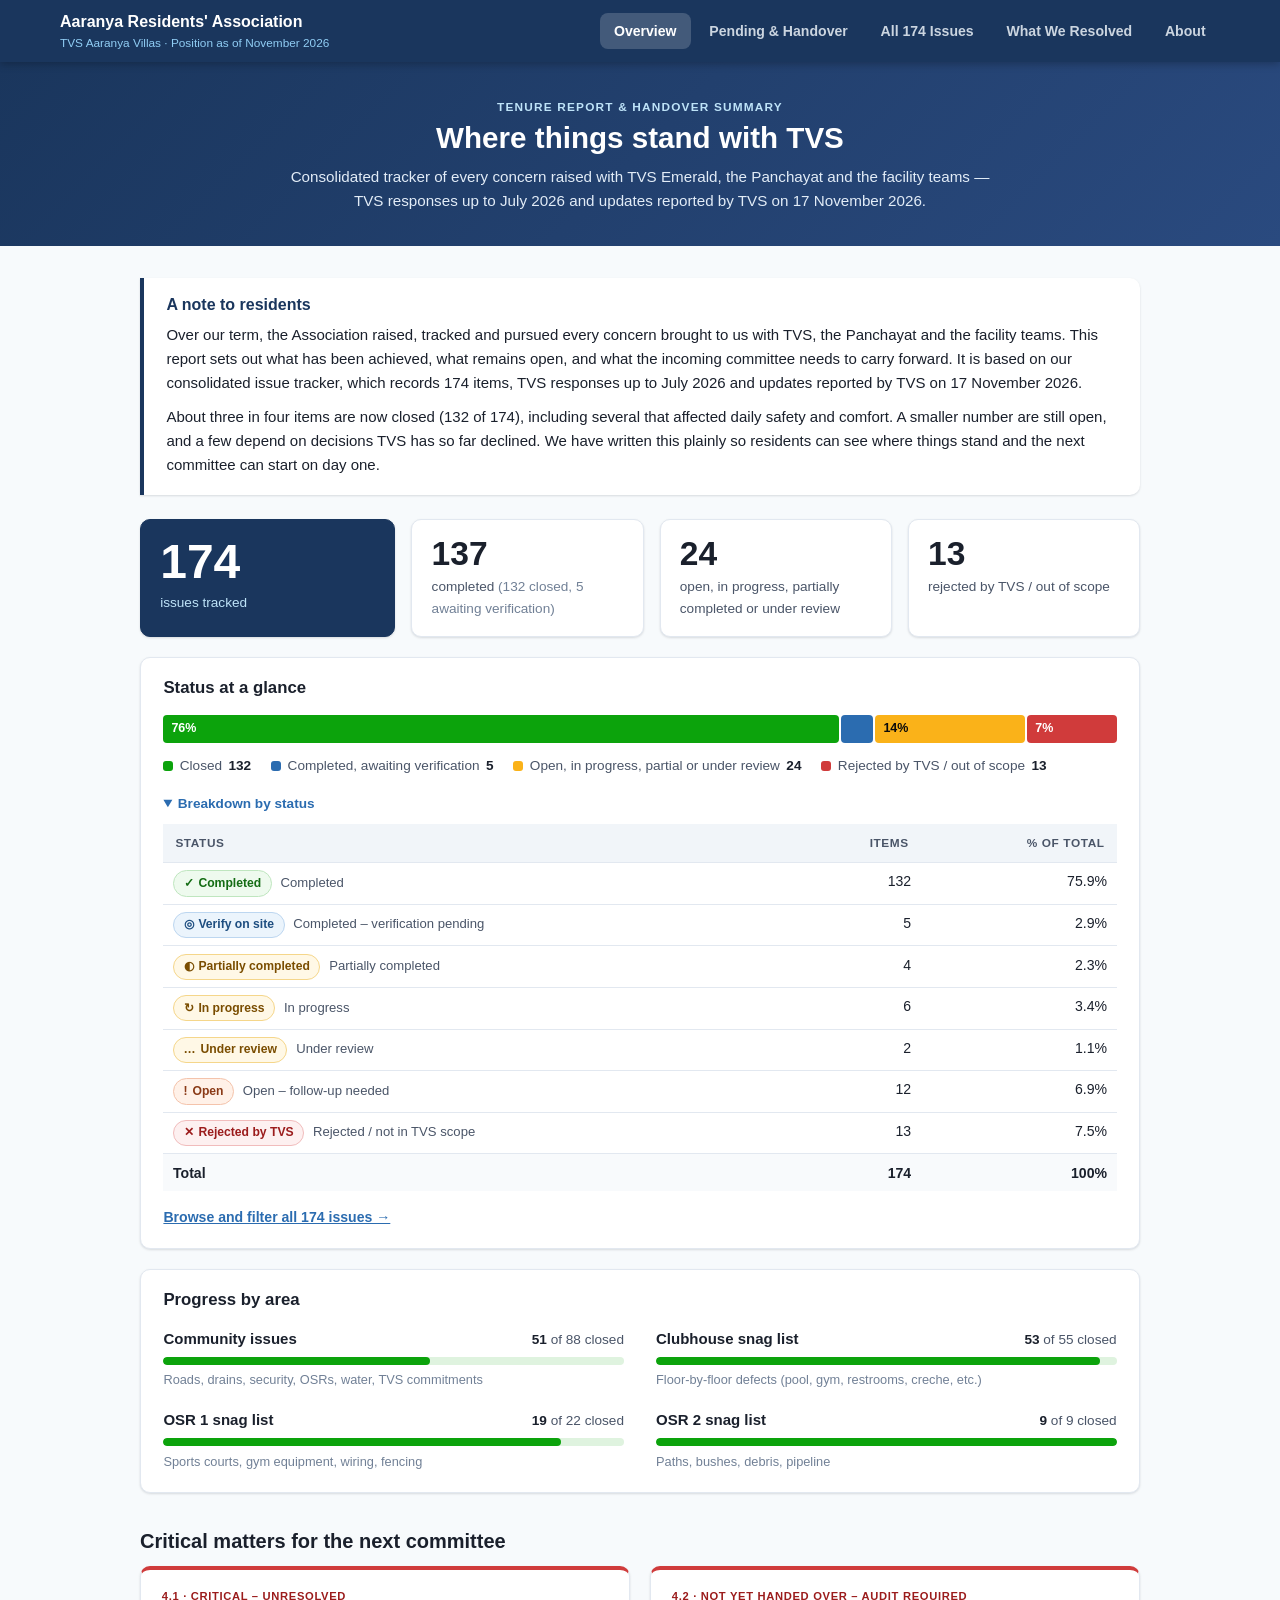
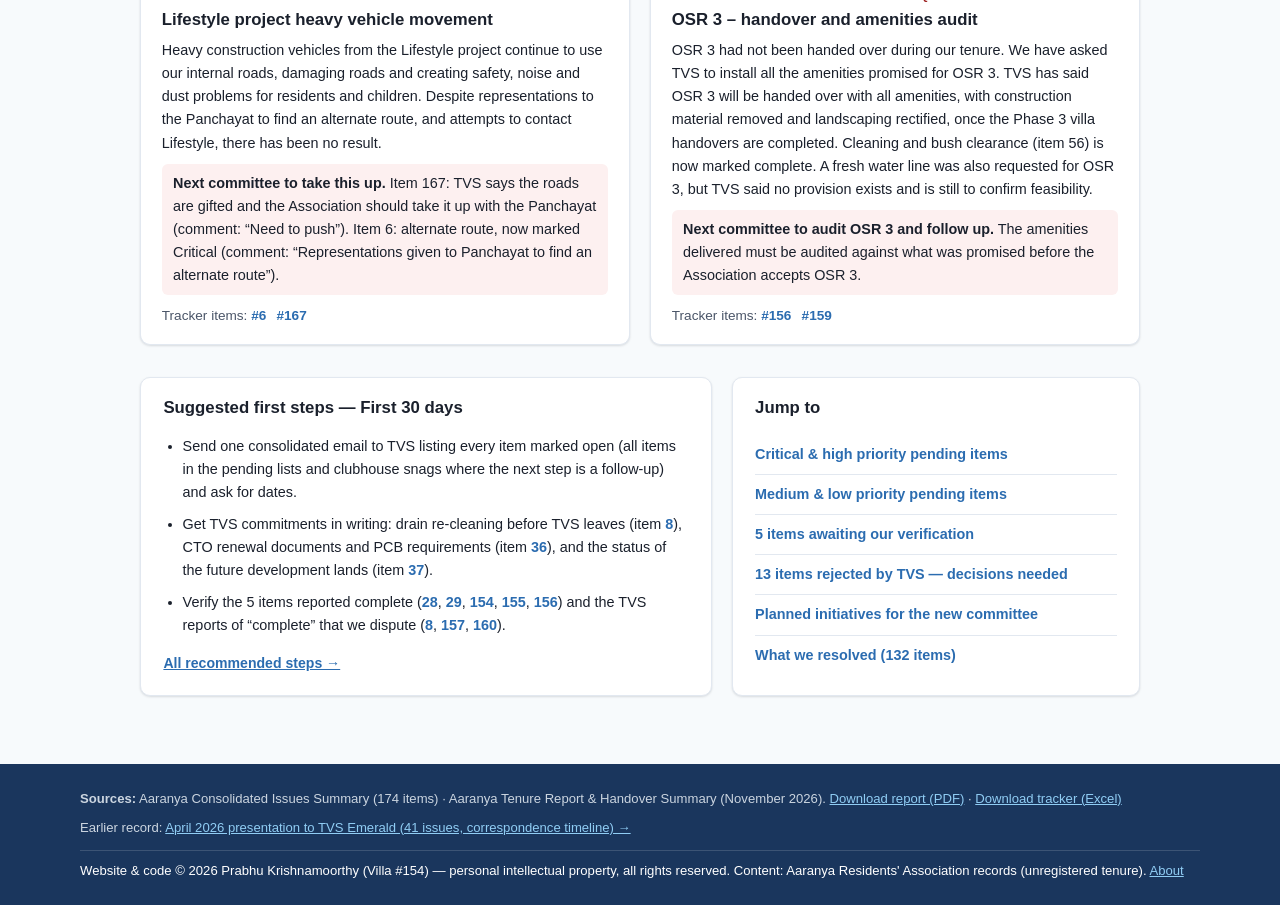
<file: index.html>
<!DOCTYPE html>
<html lang="en">
<head>
  <meta charset="UTF-8">
  <meta name="viewport" content="width=device-width, initial-scale=1.0">
  <title>TVS Aaranya Residents' Association — Issue Tracker &amp; Handover (Nov 2026)</title>
  <meta name="description" content="174 issues tracked with TVS Emerald: 132 closed, 5 awaiting verification, 24 open and 13 rejected. Tenure report and handover summary for the incoming committee, November 2026.">
  <meta name="author" content="Prabhu Krishnamoorthy">
  <meta name="copyright" content="© 2026 Prabhu Krishnamoorthy. All rights reserved.">
  <link rel="canonical" href="https://aaranya-owners.github.io/tvsaaranya-issues/">

  <!-- Link previews (WhatsApp, Facebook, LinkedIn, Telegram, Slack) -->
  <meta property="og:type" content="website">
  <meta property="og:site_name" content="TVS Aaranya Villas — Issue Tracker">
  <meta property="og:title" content="TVS Aaranya Villas — Issue Tracker &amp; Handover Report (Nov 2026)">
  <meta property="og:description" content="174 issues tracked with TVS Emerald: 132 closed, 5 awaiting verification, 24 open and 13 rejected by TVS. Where every item stands, and what the next committee needs to carry forward.">
  <meta property="og:url" content="https://aaranya-owners.github.io/tvsaaranya-issues/">
  <meta property="og:image" content="https://aaranya-owners.github.io/tvsaaranya-issues/assets/og-image.jpg">
  <meta property="og:image:type" content="image/jpeg">
  <meta property="og:image:width" content="1200">
  <meta property="og:image:height" content="630">
  <meta property="og:image:alt" content="Issue Tracker &amp; Handover Report: 174 issues tracked, 132 closed, 29 open or to verify, 13 rejected by TVS">
  <!-- X / Twitter -->
  <meta name="twitter:card" content="summary_large_image">
  <meta name="twitter:title" content="TVS Aaranya Villas — Issue Tracker &amp; Handover Report (Nov 2026)">
  <meta name="twitter:description" content="174 issues tracked with TVS Emerald: 132 closed, 5 awaiting verification, 24 open and 13 rejected by TVS.">
  <meta name="twitter:image" content="https://aaranya-owners.github.io/tvsaaranya-issues/assets/og-image.jpg">

  <link rel="stylesheet" href="css/site.css">
</head>
<body>

<header id="site-header">
  <div class="header-inner">
    <a class="site-logo" href="#overview">
      <span class="title">Aaranya Residents' Association</span>
      <span class="subtitle">TVS Aaranya Villas · Position as of November 2026</span>
    </a>
    <nav class="nav-tabs" aria-label="Sections">
      <a class="nav-tab" href="#overview" data-view="overview">Overview</a>
      <a class="nav-tab" href="#handover" data-view="handover">Pending &amp; Handover</a>
      <a class="nav-tab" href="#tracker" data-view="tracker">All 174 Issues</a>
      <a class="nav-tab" href="#resolved" data-view="resolved">What We Resolved</a>
      <a class="nav-tab" href="#about" data-view="about">About</a>
    </nav>
  </div>
</header>

<main>
  <!-- OVERVIEW -->
  <section id="view-overview" class="view" aria-labelledby="h-overview">
    <div class="hero">
      <p class="eyebrow">Tenure Report &amp; Handover Summary</p>
      <h1 id="h-overview">Where things stand with TVS</h1>
      <p class="hero-sub">Consolidated tracker of every concern raised with TVS Emerald, the Panchayat and the facility teams — TVS responses up to July 2026 and updates reported by TVS on 17 November 2026.</p>
    </div>
    <div class="content">
      <div id="overview-root"></div>
    </div>
  </section>

  <!-- HANDOVER -->
  <section id="view-handover" class="view" aria-labelledby="h-handover">
    <div class="hero hero-warn">
      <p class="eyebrow">For the incoming committee</p>
      <h1 id="h-handover">Pending items &amp; handover</h1>
      <p class="hero-sub">37 items still unresolved and 5 awaiting on-site verification — with where each one stands and the recommended next action.</p>
    </div>
    <div class="content">
      <div id="handover-root"></div>
    </div>
  </section>

  <!-- TRACKER -->
  <section id="view-tracker" class="view" aria-labelledby="h-tracker">
    <div class="hero">
      <p class="eyebrow">Consolidated issue tracker</p>
      <h1 id="h-tracker">All 174 issues</h1>
      <p class="hero-sub">Numbered by priority (Critical, High, Medium, Low) and then by status. Click any row for the problem, fix requested, TVS responses and Association comments.</p>
    </div>
    <div class="content content-wide">
      <div id="tracker-root"></div>
    </div>
  </section>

  <!-- RESOLVED -->
  <section id="view-resolved" class="view" aria-labelledby="h-resolved">
    <div class="hero hero-good">
      <p class="eyebrow">Concerns resolved during our term</p>
      <h1 id="h-resolved">132 items closed</h1>
      <p class="hero-sub">Key achievements by area, followed by the full list of resolved items with the Association's comments.</p>
    </div>
    <div class="content">
      <div id="resolved-root"></div>
    </div>
  </section>
  <!-- ABOUT -->
  <section id="view-about" class="view" aria-labelledby="h-about">
    <div class="hero">
      <p class="eyebrow">About this website</p>
      <h1 id="h-about">Ownership &amp; sources</h1>
      <p class="hero-sub">Who owns this website and its code, and where its content comes from.</p>
    </div>
    <div class="content about">
      <section class="card about-owner">
        <h2 class="card-title">The website and its code are personal property</h2>
        <p>This website, its design and its source code (including the code repository at
          <a href="https://github.com/aaranya-owners/tvsaaranya-issues" target="_blank" rel="noopener">github.com/aaranya-owners/tvsaaranya-issues</a>)
          are the personal intellectual property of <strong>Prabhu Krishnamoorthy, Villa #154, TVS Aaranya</strong>.</p>
        <p>They were built and are maintained by him in his individual capacity. They are <strong>not</strong> property of the
          Aaranya Residents' Association, its committee (outgoing or incoming), TVS Emerald or any other party, and they do not
          pass to any committee at handover.</p>
        <p>Whether the website or its code is shared, licensed, transferred or handed over to anyone is solely the owner's
          decision and his individual right. No one else may copy, reuse, republish or modify the code or design without his
          written permission.</p>
        <p class="about-copy">© 2026 Prabhu Krishnamoorthy. All rights reserved.</p>
      </section>

      <section class="card">
        <h2 class="card-title">The content is Association records</h2>
        <p>Only the <strong>content</strong> shown here — the issue tracker, TVS responses, comments and the tenure report — comes from
          the official records of the Aaranya Residents' Association, as compiled by the outgoing committee.</p>
        <p>Please note that these records are from an <strong>unregistered tenure</strong>: the Association's registration was still
          pending during this committee's term.</p>
        <p>Sources:</p>
        <ul class="steps">
          <li>Aaranya Consolidated Issues Summary — 174 items, TVS responses up to July 2026 and updates reported by TVS on 17 November 2026
            (<a href="Aaranya_Consolidated_Issues_Summary%20(3).xlsx" download>Excel</a>)</li>
          <li>Aaranya Residents' Association — Tenure Report &amp; Handover Summary, position as of November 2026
            (<a href="Aaranya_Tenure_Report_and_Handover%20(2)%20(1).pdf" target="_blank" rel="noopener">PDF</a>)</li>
          <li>Earlier record: <a href="archive-april-2026.html">April 2026 presentation to TVS Emerald</a></li>
        </ul>
      </section>
    </div>
  </section>
</main>

<footer class="site-footer">
  <div class="footer-inner">
    <div>
      <strong>Sources:</strong> Aaranya Consolidated Issues Summary (174 items) · Aaranya Tenure Report &amp; Handover Summary (November 2026).
      <a href="Aaranya_Tenure_Report_and_Handover%20(2)%20(1).pdf" target="_blank" rel="noopener">Download report (PDF)</a> ·
      <a href="Aaranya_Consolidated_Issues_Summary%20(3).xlsx" download>Download tracker (Excel)</a>
    </div>
    <div class="footer-archive">
      Earlier record: <a href="archive-april-2026.html">April 2026 presentation to TVS Emerald (41 issues, correspondence timeline) →</a>
    </div>
    <div class="footer-owner">Website &amp; code © 2026 Prabhu Krishnamoorthy (Villa #154) — personal intellectual property, all rights reserved.
      Content: Aaranya Residents' Association records (unregistered tenure). <a href="#about">About</a></div>
  </div>
</footer>

<script src="data/tracker_2026.js"></script>
<script src="data/report_2026.js"></script>
<script src="js/site.js"></script>
</body>
</html>
</file>
<file: css/site.css>
/* =====================================================
   Aaranya Residents' Association — Tracker & Handover (Nov 2026)
   ===================================================== */

:root {
  --navy: #1a365d;
  --navy-2: #2a4a7f;
  --ink: #1a202c;
  --ink-2: #4a5568;
  --ink-3: #718096;
  --line: #e2e8f0;
  --bg: #f7fafc;
  --surface: #ffffff;
  --link: #2b6cb0;

  /* Status (fixed palette; always paired with icon + label) */
  --good: #0ca30c;      --good-ink: #146c14;  --good-bg: #eefaee;
  --info: #2b6cb0;      --info-ink: #1e4e80;  --info-bg: #ebf4fc;
  --warn: #fab219;      --warn-ink: #7a4d00;  --warn-bg: #fff8e6;
  --serious: #ec835a;   --serious-ink: #8a3a17;
  --crit: #d03b3b;      --crit-ink: #9b1c1c;  --crit-bg: #fdf0f0;

  --radius: 10px;
  --shadow: 0 1px 2px rgba(16,24,40,0.06), 0 1px 3px rgba(16,24,40,0.08);
  --font: -apple-system, BlinkMacSystemFont, 'Segoe UI', Roboto, 'Helvetica Neue', Arial, sans-serif;
}

*, *::before, *::after { box-sizing: border-box; }
html { scroll-padding-top: 84px; }
body { margin: 0; font-family: var(--font); font-size: 15px; line-height: 1.6; color: var(--ink); background: var(--bg); }
a { color: var(--link); }
h1, h2, h3 { line-height: 1.25; }
.sr-only { position: absolute; width: 1px; height: 1px; overflow: hidden; clip: rect(0 0 0 0); white-space: nowrap; }
.muted { color: var(--ink-3); }

/* ── Header ── */
#site-header { position: sticky; top: 0; z-index: 50; background: var(--navy); box-shadow: 0 2px 8px rgba(0,0,0,0.25); }
.header-inner { max-width: 1200px; margin: 0 auto; padding: 0.5rem 1.25rem; display: flex; align-items: center; gap: 1.25rem; flex-wrap: wrap; min-height: 62px; }
.site-logo { display: flex; flex-direction: column; text-decoration: none; }
.site-logo .title { color: #fff; font-weight: 700; font-size: 1rem; }
.site-logo .subtitle { color: #90cdf4; font-size: 0.74rem; }
.nav-tabs { display: flex; gap: 0.25rem; margin-left: auto; flex-wrap: wrap; }
.nav-tab { padding: 0.45rem 0.9rem; border-radius: 8px; color: #cbd5e0; font-weight: 600; font-size: 0.88rem; text-decoration: none; white-space: nowrap; }
.nav-tab:hover { background: rgba(255,255,255,0.1); color: #fff; }
.nav-tab.active { background: rgba(255,255,255,0.18); color: #fff; }

/* ── Views & hero ── */
.view { display: none; }
.view.active { display: block; }
.hero { background: linear-gradient(135deg, var(--navy) 0%, var(--navy-2) 100%); color: #fff; padding: 2.25rem 1.25rem 2rem; text-align: center; }
.hero-warn { background: linear-gradient(135deg, #5c2a0d 0%, #9a4a1c 100%); }
.hero-good { background: linear-gradient(135deg, #124d22 0%, #1f7a3a 100%); }
.hero h1 { margin: 0.2rem 0 0.5rem; font-size: 1.85rem; }
.eyebrow { margin: 0; text-transform: uppercase; letter-spacing: 0.1em; font-size: 0.74rem; font-weight: 700; color: #bee3f8; }
.hero-sub { margin: 0 auto; max-width: 720px; color: #e2ecf7; font-size: 0.95rem; }
.content { max-width: 1040px; margin: 0 auto; padding: 2rem 1.25rem 3rem; }
.content-wide { max-width: 1160px; }

/* ── Generic blocks ── */
.card { background: var(--surface); border: 1px solid var(--line); border-radius: var(--radius); box-shadow: var(--shadow); padding: 1.25rem 1.4rem; margin-bottom: 1.25rem; }
.card-title { font-size: 1.05rem; margin: 0 0 1rem; }
.card-foot { margin: 0.9rem 0 0; font-size: 0.88rem; font-weight: 600; }
.section-title { font-size: 1.25rem; margin: 2.25rem 0 0.75rem; display: flex; align-items: center; gap: 0.6rem; }
.section-title .count { font-size: 0.8rem; background: var(--navy); color: #fff; border-radius: 999px; padding: 0.1rem 0.6rem; }
.section-note { color: var(--ink-2); font-size: 0.9rem; margin: 0 0 1rem; }
.lead { font-size: 1rem; color: var(--ink-2); }
.anchor { scroll-margin-top: 84px; }
.two-col { display: grid; grid-template-columns: 1.4fr 1fr; gap: 1.25rem; margin-top: 2rem; }

.note { background: var(--surface); border-left: 4px solid var(--navy); border-radius: 0 var(--radius) var(--radius) 0; padding: 1.1rem 1.4rem; box-shadow: var(--shadow); margin-bottom: 1.5rem; }
.note-title { font-size: 1rem; margin: 0 0 0.5rem; color: var(--navy); }
.note p { margin: 0 0 0.6rem; }
.note p:last-child { margin: 0; }

/* ── KPIs ── */
.kpis { display: grid; grid-template-columns: 1.1fr 1fr 1fr 1fr; gap: 1rem; margin-bottom: 1.25rem; }
.kpi { background: var(--surface); border: 1px solid var(--line); border-radius: var(--radius); padding: 1rem 1.2rem; box-shadow: var(--shadow); }
.kpi-num { font-size: 2.1rem; font-weight: 750; line-height: 1.1; color: var(--ink); }
.kpi-hero { background: var(--navy); border-color: var(--navy); }
.kpi-hero .kpi-num { font-size: 3rem; color: #fff; }
.kpi-hero .kpi-label { color: #bee3f8; }
.kpi-label { font-size: 0.85rem; color: var(--ink-2); margin-top: 0.25rem; }

/* ── Segmented status bar ── */
.segbar { display: flex; gap: 2px; height: 28px; }
.seg { border-radius: 4px; min-width: 4px; display: flex; align-items: center; padding-left: 8px; color: #fff; font-size: 0.78rem; font-weight: 700; font-variant-numeric: tabular-nums; outline-offset: 2px; }
.seg span { pointer-events: none; }
.g-done { background: var(--good); }
.g-verify { background: var(--info); }
.g-open { background: var(--warn); color: #0b0b0b; }
.g-rejected { background: var(--crit); }
.seg-legend { list-style: none; padding: 0; margin: 0.75rem 0 0.25rem; display: flex; flex-wrap: wrap; gap: 0.4rem 1.25rem; font-size: 0.85rem; color: var(--ink-2); }
.seg-legend li { display: inline-flex; align-items: center; gap: 0.4rem; }
.seg-legend b { color: var(--ink); }
.sw { display: inline-block; width: 10px; height: 10px; border-radius: 3px; flex-shrink: 0; }
.table-toggle { margin-top: 1rem; }
.table-toggle summary { cursor: pointer; font-size: 0.85rem; font-weight: 600; color: var(--link); margin-bottom: 0.6rem; }

/* ── Area meters ── */
.areas { display: grid; grid-template-columns: 1fr 1fr; gap: 1.1rem 2rem; }
.area-head { display: flex; justify-content: space-between; align-items: baseline; gap: 0.5rem; }
.area-name { font-weight: 650; }
.area-num { font-size: 0.85rem; color: var(--ink-2); font-variant-numeric: tabular-nums; }
.area-num b { color: var(--ink); }
.meter { height: 8px; background: #dff3df; border-radius: 999px; margin: 0.35rem 0; overflow: hidden; }
.meter-fill { height: 100%; background: var(--good); border-radius: 999px; }
.area-covers { font-size: 0.8rem; color: var(--ink-3); }

/* ── Pills & badges ── */
.pill { display: inline-flex; align-items: center; gap: 0.3rem; padding: 0.15rem 0.6rem; border-radius: 999px; font-size: 0.76rem; font-weight: 650; white-space: nowrap; border: 1px solid transparent; }
.pill-icon { font-weight: 800; }
.pill-completed { background: var(--good-bg); color: var(--good-ink); border-color: #bfe6bf; }
.pill-verify    { background: var(--info-bg); color: var(--info-ink); border-color: #bcd6f0; }
.pill-partial, .pill-progress, .pill-review, .pill-open { background: var(--warn-bg); color: var(--warn-ink); border-color: #f5d68a; }
.pill-open { background: #fff1e8; color: var(--serious-ink); border-color: #f4c3ab; }
.pill-rejected  { background: var(--crit-bg); color: var(--crit-ink); border-color: #f1bcbc; }
.status-full { font-size: 0.82rem; color: var(--ink-2); margin-left: 0.3rem; }

.prio { display: inline-block; font-size: 0.66rem; font-weight: 800; letter-spacing: 0.06em; padding: 0.05rem 0.45rem; border-radius: 4px; border: 1px solid; }
.prio-critical { color: var(--crit-ink); border-color: var(--crit); background: var(--crit-bg); }
.prio-high { color: var(--serious-ink); border-color: var(--serious); background: #fff4ee; }
.prio-medium { color: var(--ink-2); border-color: #cbd5e0; background: #f7fafc; }
.prio-low { color: var(--ink-3); border-color: var(--line); background: #fff; }

.item-link { font-weight: 700; text-decoration: none; font-variant-numeric: tabular-nums; }
.item-link:hover { text-decoration: underline; }
.comment { display: inline-block; font-size: 0.82rem; font-style: italic; color: var(--ink-2); white-space: pre-line; }

/* ── Tables ── */
.table-wrap { overflow-x: auto; background: var(--surface); border: 1px solid var(--line); border-radius: var(--radius); box-shadow: var(--shadow); }
.data-table { width: 100%; border-collapse: collapse; font-size: 0.88rem; }
.data-table th { text-align: left; font-size: 0.74rem; text-transform: uppercase; letter-spacing: 0.05em; color: var(--ink-2); background: #f1f5f9; padding: 0.6rem 0.75rem; border-bottom: 1px solid var(--line); }
.data-table td { padding: 0.7rem 0.75rem; border-bottom: 1px solid var(--line); vertical-align: top; }
.data-table tr:last-child td { border-bottom: none; }
.data-table .num { text-align: right; font-variant-numeric: tabular-nums; }
.data-table.compact td { padding: 0.45rem 0.6rem; }
.data-table .total-row td { font-weight: 700; background: #f8fafc; }
.c-id { width: 48px; }
.c-issue { width: 210px; }
.c-status { width: 150px; }
.c-comment { width: 170px; }
.issue-name { font-weight: 650; margin-bottom: 0.25rem; }
.next { margin-top: 0.4rem; padding: 0.35rem 0.6rem; background: #f1f7fd; border-left: 3px solid var(--link); border-radius: 0 4px 4px 0; font-size: 0.85rem; }
.row-disputed td { background: #fffaf3; }
.disputed { font-size: 0.72rem; color: var(--serious-ink); font-weight: 650; margin-top: 0.3rem; }
.row-safety td { background: var(--crit-bg); }
.safety-flag { display: inline-block; font-size: 0.68rem; font-weight: 800; text-transform: uppercase; color: #fff; background: var(--crit); padding: 0.05rem 0.4rem; border-radius: 4px; }

/* ── Callouts ── */
.callouts { display: grid; grid-template-columns: 1fr 1fr; gap: 1.25rem; }
.callout { background: var(--surface); border: 1px solid var(--line); border-top: 4px solid var(--crit); border-radius: var(--radius); padding: 1.1rem 1.3rem; box-shadow: var(--shadow); }
.callout h3 { margin: 0.3rem 0 0.5rem; font-size: 1.05rem; }
.callout p { margin: 0 0 0.6rem; font-size: 0.9rem; }
.callout-tag { font-size: 0.7rem; font-weight: 800; letter-spacing: 0.06em; color: var(--crit-ink); }
.callout-action { background: var(--crit-bg); padding: 0.5rem 0.7rem; border-radius: 6px; }
.callout-links { font-size: 0.85rem; color: var(--ink-2); }
.callout-links .item-link { margin-right: 0.4rem; }

/* ── Sub-nav ── */
.subnav { position: sticky; top: 62px; z-index: 10; display: flex; flex-wrap: wrap; gap: 0.35rem; background: rgba(247,250,252,0.96); backdrop-filter: blur(4px); padding: 0.6rem 0; margin: -0.75rem 0 1rem; border-bottom: 1px solid var(--line); }
.subnav a { font-size: 0.8rem; font-weight: 600; padding: 0.25rem 0.7rem; border-radius: 999px; border: 1px solid var(--line); background: #fff; text-decoration: none; color: var(--ink-2); }
.subnav a:hover { border-color: var(--link); color: var(--link); }

/* ── Steps, initiatives ── */
.steps { margin: 0; padding-left: 1.2rem; }
.steps li { margin-bottom: 0.55rem; font-size: 0.9rem; }
.jump-list { list-style: none; margin: 0; padding: 0; }
.jump-list li { border-bottom: 1px solid var(--line); }
.jump-list li:last-child { border: none; }
.jump-list a { display: block; padding: 0.5rem 0; font-weight: 600; font-size: 0.9rem; text-decoration: none; }
.jump-list a:hover { text-decoration: underline; }
.initiatives { list-style: none; padding: 0; margin: 0; counter-reset: ini; }
.initiative { counter-increment: ini; position: relative; padding-left: 3.4rem; }
.initiative::before { content: counter(ini); position: absolute; left: 1.1rem; top: 1.15rem; width: 1.6rem; height: 1.6rem; border-radius: 50%; background: var(--navy); color: #fff; font-weight: 700; font-size: 0.85rem; display: flex; align-items: center; justify-content: center; }
.initiative h3 { margin: 0 0 0.35rem; font-size: 1rem; display: flex; flex-wrap: wrap; gap: 0.5rem; align-items: center; }
.initiative p { margin: 0; font-size: 0.9rem; color: var(--ink-2); }
.blocked { font-size: 0.68rem; font-weight: 700; text-transform: uppercase; letter-spacing: 0.04em; color: var(--warn-ink); background: var(--warn-bg); border: 1px solid #f5d68a; padding: 0.05rem 0.45rem; border-radius: 4px; }
.phases { display: grid; grid-template-columns: repeat(3, 1fr); gap: 1.25rem; }
.phase h3 { margin: 0 0 0.75rem; font-size: 1rem; color: var(--navy); }
.signoff { margin: 1.5rem 0 0; padding: 1rem 1.4rem; background: var(--surface); border-left: 4px solid var(--good); border-radius: 0 var(--radius) var(--radius) 0; font-style: italic; color: var(--ink-2); }
.signoff cite { display: block; margin-top: 0.4rem; font-style: normal; font-weight: 650; color: var(--ink); }

/* ── Tracker filters ── */
.filters { position: sticky; top: 62px; z-index: 10; background: rgba(247,250,252,0.97); backdrop-filter: blur(4px); padding: 0.75rem 0; margin-top: -0.75rem; border-bottom: 1px solid var(--line); margin-bottom: 1rem; }
.chips { display: flex; flex-wrap: wrap; gap: 0.4rem; margin-bottom: 0.6rem; }
.chip { display: inline-flex; align-items: center; gap: 0.4rem; font: inherit; font-size: 0.83rem; font-weight: 600; padding: 0.3rem 0.8rem; border-radius: 999px; border: 1px solid var(--line); background: #fff; color: var(--ink-2); cursor: pointer; }
.chip b { color: var(--ink); font-variant-numeric: tabular-nums; }
.chip:hover { border-color: var(--ink-3); }
.chip.active { background: var(--navy); border-color: var(--navy); color: #fff; }
.chip.active b { color: #fff; }
.filter-row { display: flex; flex-wrap: wrap; gap: 0.5rem; align-items: center; }
.search { flex: 1 1 280px; }
.search input, .filter-row select { width: 100%; font: inherit; font-size: 0.88rem; padding: 0.45rem 0.7rem; border: 1px solid #cbd5e0; border-radius: 8px; background: #fff; color: var(--ink); }
.filter-row select { width: auto; }
.btn-ghost { font: inherit; font-size: 0.83rem; font-weight: 600; padding: 0.42rem 0.8rem; border-radius: 8px; border: 1px solid #cbd5e0; background: #fff; color: var(--ink-2); cursor: pointer; }
.btn-ghost:hover { border-color: var(--link); color: var(--link); }
.btn-link { font: inherit; background: none; border: none; color: var(--link); text-decoration: underline; cursor: pointer; padding: 0; }
.result-count { font-size: 0.8rem; color: var(--ink-3); margin-top: 0.45rem; }
.empty { text-align: center; color: var(--ink-3); padding: 2rem; }

/* ── Issue rows ── */
.prio-heading { display: flex; align-items: center; gap: 0.6rem; font-size: 0.85rem; margin: 1.5rem 0 0.5rem; color: var(--ink-3); font-weight: 600; }
.prio-heading .prio { font-size: 0.75rem; }
.issue { background: var(--surface); border: 1px solid var(--line); border-left: 4px solid var(--line); border-radius: 8px; margin-bottom: 0.45rem; scroll-margin-top: 190px; transition: box-shadow 0.2s; }
.issue.g-done { border-left-color: var(--good); }
.issue.g-verify { border-left-color: var(--info); }
.issue.g-open { border-left-color: var(--warn); }
.issue.g-rejected { border-left-color: var(--crit); }
.issue[open] { box-shadow: var(--shadow); }
.issue.flash { box-shadow: 0 0 0 3px rgba(43,108,176,0.45); }
.issue summary { list-style: none; cursor: pointer; display: flex; align-items: center; gap: 0.8rem; padding: 0.65rem 0.9rem; }
.issue summary::-webkit-details-marker { display: none; }
.issue summary::after { content: '▸'; color: var(--ink-3); transition: transform 0.15s; }
.issue[open] summary::after { transform: rotate(90deg); }
.issue summary:hover .issue-title { color: var(--link); }
.issue-id { font-weight: 750; color: var(--ink-3); min-width: 2.6rem; font-variant-numeric: tabular-nums; }
.issue-main { flex: 1; min-width: 0; display: flex; flex-direction: column; gap: 0.15rem; }
.issue-title { font-weight: 600; }
.issue-meta { display: flex; flex-wrap: wrap; align-items: center; gap: 0.5rem; font-size: 0.76rem; color: var(--ink-3); }
.issue-status { flex-shrink: 0; }
.issue-body { padding: 0.25rem 1rem 1rem 4.3rem; border-top: 1px solid var(--line); display: grid; gap: 0.7rem; padding-top: 0.85rem; }
.field-label { font-size: 0.7rem; font-weight: 800; text-transform: uppercase; letter-spacing: 0.06em; color: var(--ink-3); margin-bottom: 0.15rem; }
.field-val { white-space: pre-line; font-size: 0.9rem; }
.field-note { background: #f8fafc; border: 1px solid var(--line); border-radius: 8px; padding: 0.65rem 0.8rem; font-size: 0.9rem; }
.field-status { font-size: 0.78rem; color: var(--ink-3); }

/* ── Resolved ── */
.wins { display: grid; grid-template-columns: repeat(2, 1fr); gap: 1rem; }
.win { margin: 0; position: relative; }
.win h3 { margin: 0 0 0.35rem; font-size: 1rem; }
.win p { margin: 0; font-size: 0.88rem; color: var(--ink-2); }
.win-major { border-top: 4px solid var(--good); }
.win-tag { display: inline-block; font-size: 0.66rem; font-weight: 800; text-transform: uppercase; letter-spacing: 0.06em; color: var(--good-ink); background: var(--good-bg); border-radius: 4px; padding: 0.05rem 0.45rem; margin-bottom: 0.35rem; }
.resolved-group { margin-bottom: 0.8rem; }
.resolved-group summary { cursor: pointer; padding: 0.7rem 1rem; background: var(--surface); border: 1px solid var(--line); border-radius: var(--radius); font-size: 0.95rem; color: var(--ink-2); margin-bottom: 0.5rem; }
.resolved-group summary span { font-weight: 700; color: var(--ink); margin-right: 0.4rem; }

/* ── Footer ── */
.site-footer { background: var(--navy); color: #cbd5e0; font-size: 0.82rem; }
.footer-inner { max-width: 1160px; margin: 0 auto; padding: 1.5rem 1.25rem; display: grid; gap: 0.5rem; }
.site-footer a { color: #90cdf4; }
.footer-owner { color: #fff; border-top: 1px solid rgba(255,255,255,0.15); padding-top: 0.6rem; margin-top: 0.25rem; }
.about p { margin: 0 0 0.75rem; }
.about-owner { border-left: 4px solid var(--navy); }
.about-copy { font-weight: 700; color: var(--navy); margin-top: 1rem !important; }

/* ── Responsive ── */
@media (max-width: 900px) {
  .kpis { grid-template-columns: 1fr 1fr; }
  .two-col, .callouts, .phases, .wins, .areas { grid-template-columns: 1fr; }
  .c-issue { width: 160px; } .c-comment { width: 130px; }
}
@media (max-width: 640px) {
  .hero h1 { font-size: 1.45rem; }
  .nav-tabs { margin-left: 0; }
  .nav-tab { padding: 0.35rem 0.6rem; font-size: 0.8rem; }
  .subnav, .filters { position: static; }
  .issue summary { flex-wrap: wrap; }
  .issue-status { margin-left: 3.4rem; }
  .issue-body { padding-left: 1rem; }
  .handover-table, .handover-table tbody, .handover-table tr, .handover-table td { display: block; width: auto; }
  .handover-table thead { display: none; }
  .handover-table tr { border-bottom: 1px solid var(--line); padding: 0.4rem 0; }
  .handover-table td { border: none; padding: 0.3rem 0.75rem; }
}

/* ── Print ── */
@media print {
  #site-header, .subnav, .filters, .site-footer .footer-archive { display: none; }
  .view { display: block !important; page-break-before: always; }
  .view:first-of-type { page-break-before: auto; }
  .hero { background: none !important; color: var(--ink); padding: 0.5rem 0; }
  .hero .eyebrow, .hero-sub { color: var(--ink-2); }
  .issue-body { display: grid !important; }
  .card, .table-wrap, .callout { box-shadow: none; }
}
@media (forced-colors: active) {
  .seg, .sw, .meter-fill { forced-color-adjust: none; }
}
</file>
